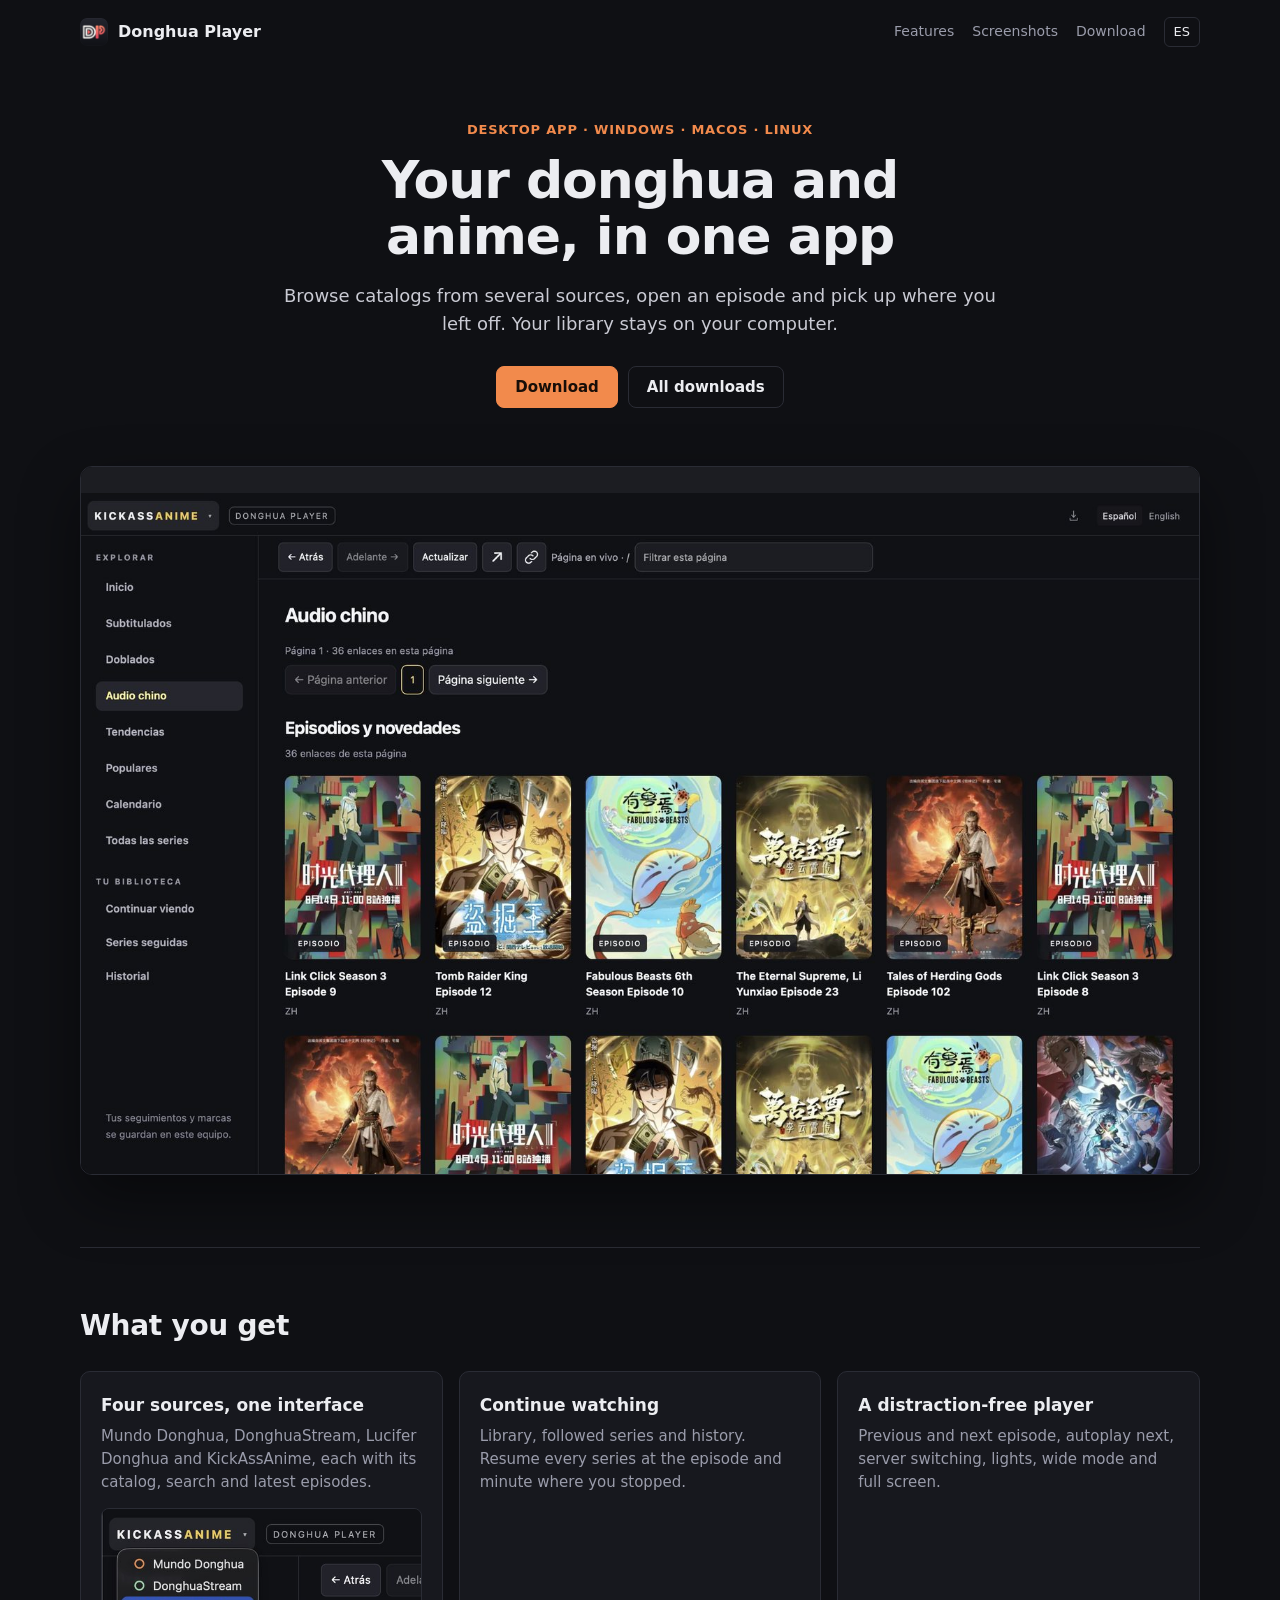
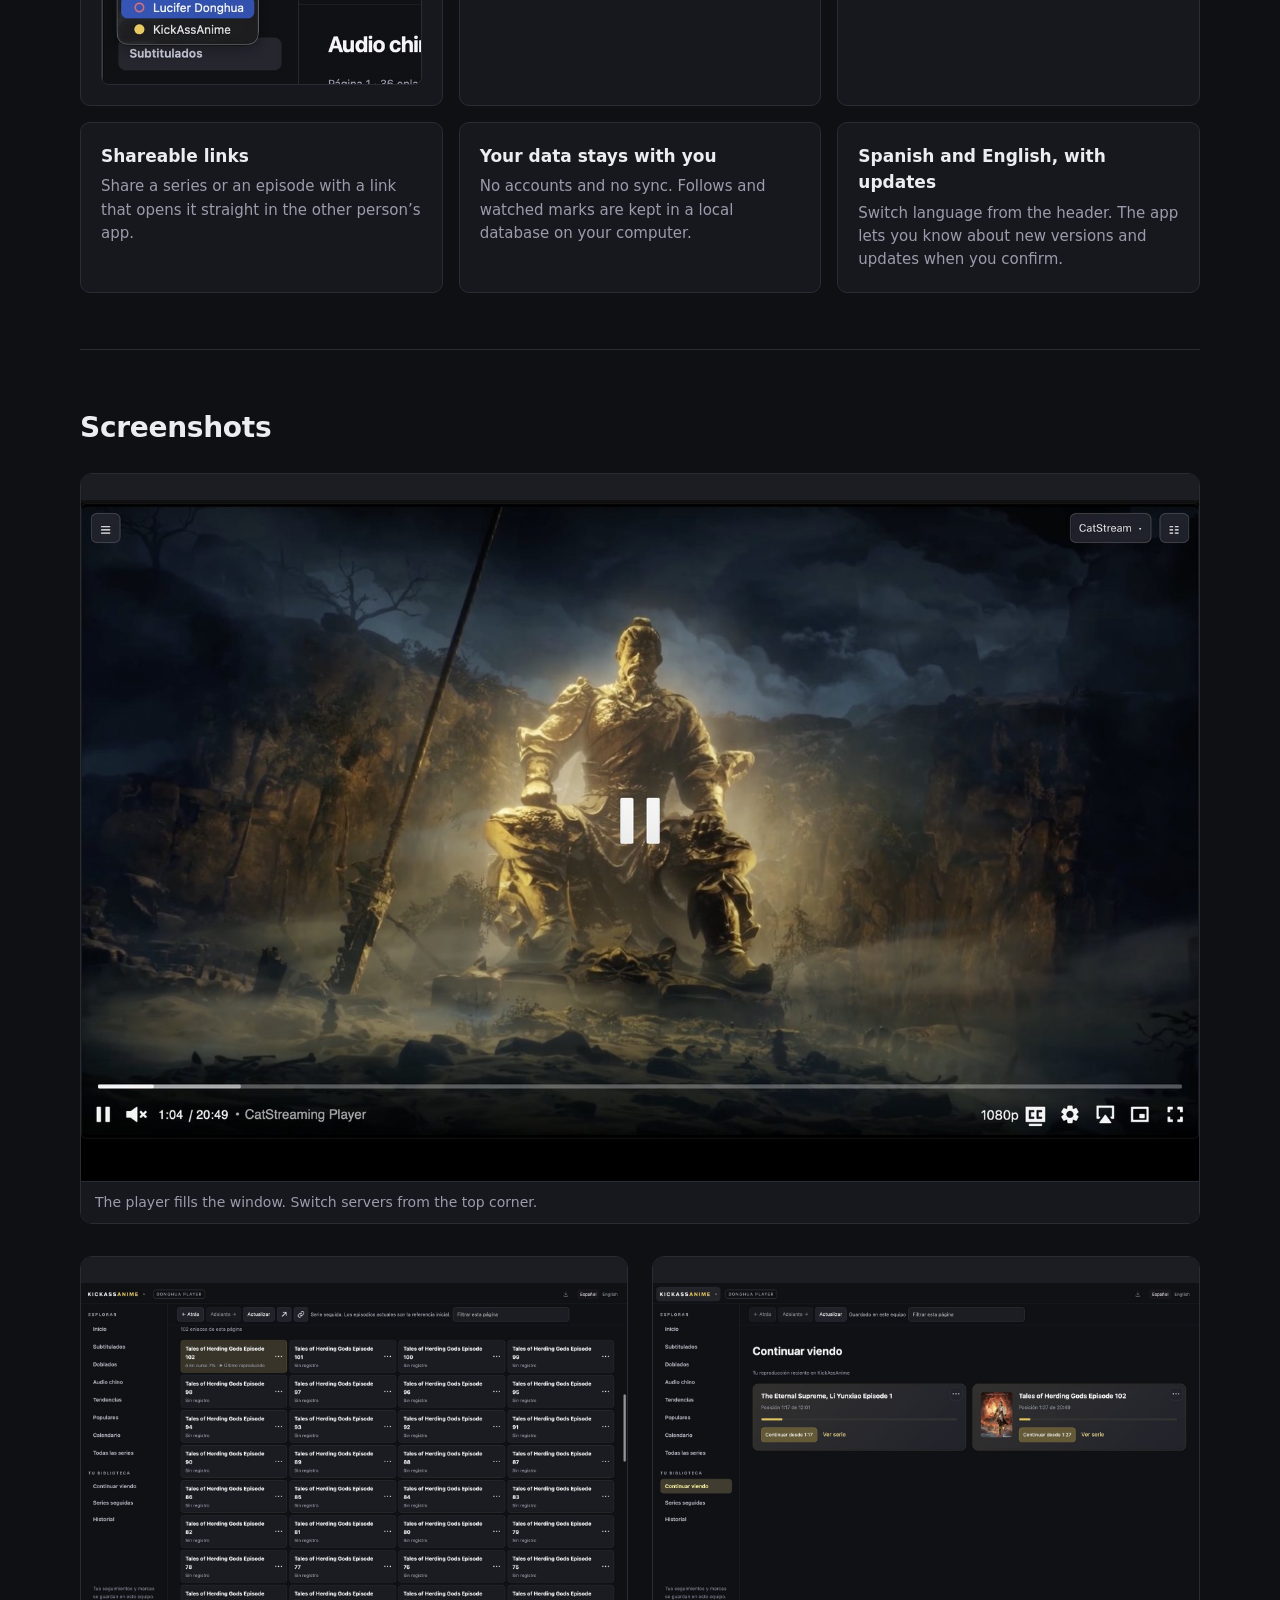
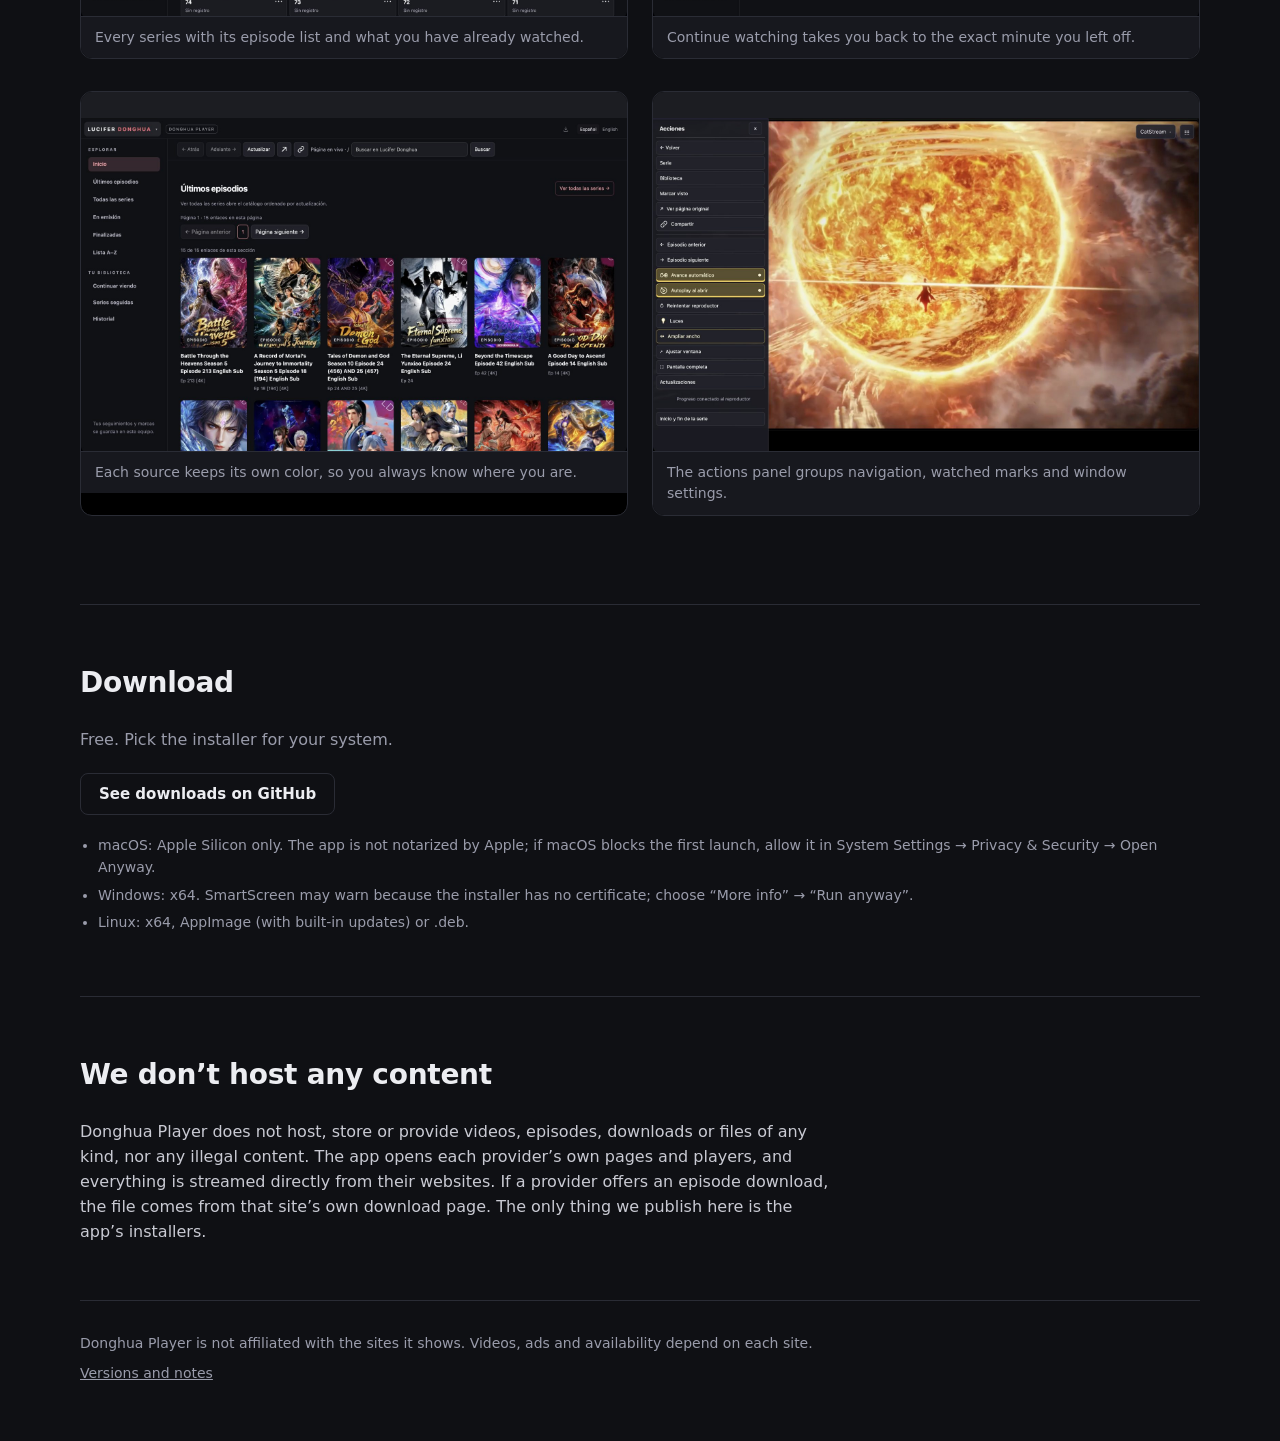
<file: index.html>
<!doctype html>
<html lang="es">
<head>
<meta charset="utf-8">
<meta name="viewport" content="width=device-width,initial-scale=1">
<meta name="robots" content="noindex">
<meta name="referrer" content="no-referrer">
<meta http-equiv="Content-Security-Policy" content="default-src 'none'; script-src 'self'; style-src 'self'; img-src 'self'; connect-src https://api.github.com; base-uri 'none'; form-action 'none'">
<title>Donghua Player</title>
<meta name="description" content="App de escritorio para ver donghua y anime de varias fuentes en un solo lugar, con biblioteca local y Continuar viendo.">
<meta property="og:title" content="Donghua Player">
<meta property="og:description" content="Tus donghua y anime de varias fuentes en una sola app de escritorio.">
<meta property="og:image" content="https://alabastida.github.io/donghua-player-releases/assets/screenshots/home.jpg">
<link rel="icon" href="assets/icon.png">
<link rel="stylesheet" href="assets/site.css">
<script src="assets/site.js" defer></script>
</head>
<body>
<header class="top">
  <a class="brand" href="./"><img src="assets/icon.png" alt="" width="28" height="28"><span>Donghua Player</span></a>
  <nav>
    <a href="#features" data-i18n="nav.features">Funciones</a>
    <a href="#screenshots" data-i18n="nav.screenshots">Capturas</a>
    <a href="#download" data-i18n="nav.download">Descargar</a>
    <button id="lang" type="button" class="lang" aria-label="Language">EN</button>
  </nav>
</header>

<main>
  <section class="hero">
    <div class="hero-text">
      <p class="eyebrow" data-i18n="hero.eyebrow">App de escritorio · Windows · macOS · Linux</p>
      <h1 data-i18n="hero.title">Tus donghua y anime, en una sola app</h1>
      <p class="lead" data-i18n="hero.lead">Explora catálogos de varias fuentes, abre un episodio y sigue donde lo dejaste. Tu biblioteca se guarda en tu equipo.</p>
      <div class="cta">
        <a id="primary-download" class="button primary" href="https://github.com/alabastida/donghua-player-releases/releases" rel="noreferrer" data-i18n="hero.download">Descargar</a>
        <a class="button" href="#download" data-i18n="hero.all">Todas las descargas</a>
      </div>
      <p id="version" class="muted small"></p>
    </div>
    <figure class="hero-shot window">
      <img src="assets/screenshots/home.jpg" width="1600" height="974" alt="Donghua Player mostrando los episodios con audio chino de KickAssAnime" data-i18n-alt="shot.home.alt">
    </figure>
  </section>

  <section id="features" class="features">
    <h2 data-i18n="features.title">Lo que incluye</h2>
    <div class="grid">
      <article>
        <h3 data-i18n="f.sources.title">Cuatro fuentes, una interfaz</h3>
        <p data-i18n="f.sources.text">Mundo Donghua, DonghuaStream, Lucifer Donghua y KickAssAnime, cada una con su catálogo, búsqueda y últimos episodios.</p>
        <img class="inset" src="assets/screenshots/sources.jpg" width="525" height="288" loading="lazy" alt="Selector de fuente en el encabezado de la app" data-i18n-alt="shot.sources.alt">
      </article>
      <article>
        <h3 data-i18n="f.continue.title">Continuar viendo</h3>
        <p data-i18n="f.continue.text">Biblioteca, series seguidas e historial. Retoma cada serie en el episodio y el minuto donde te quedaste.</p>
      </article>
      <article>
        <h3 data-i18n="f.player.title">Reproductor sin distracciones</h3>
        <p data-i18n="f.player.text">Episodio anterior y siguiente, avance automático, cambio de servidor, luces, ancho ampliado y pantalla completa.</p>
      </article>
      <article>
        <h3 data-i18n="f.share.title">Links para compartir</h3>
        <p data-i18n="f.share.text">Comparte una serie o un episodio con un link que lo abre directamente en la app de quien lo recibe.</p>
      </article>
      <article>
        <h3 data-i18n="f.local.title">Tus datos se quedan contigo</h3>
        <p data-i18n="f.local.text">Sin cuentas ni sincronización. Seguimientos y marcas de visto se guardan en una base local en tu equipo.</p>
      </article>
      <article>
        <h3 data-i18n="f.updates.title">Español e inglés, con actualizaciones</h3>
        <p data-i18n="f.updates.text">Cambia de idioma desde el encabezado. La app avisa de nuevas versiones y se actualiza cuando tú lo confirmas.</p>
      </article>
    </div>
  </section>

  <section id="screenshots" class="shots">
    <h2 data-i18n="shots.title">Capturas</h2>
    <figure class="window wide">
      <img src="assets/screenshots/player.jpg" width="1600" height="974" loading="lazy" alt="Reproductor de Donghua Player con un episodio de KickAssAnime" data-i18n-alt="shot.player.alt">
      <figcaption data-i18n="shot.player.cap">El reproductor ocupa toda la ventana. El servidor se cambia desde la esquina superior.</figcaption>
    </figure>
    <div class="pair">
      <figure class="window">
        <img src="assets/screenshots/episodes.jpg" width="1600" height="974" loading="lazy" alt="Página de una serie con su lista de episodios" data-i18n-alt="shot.series.alt">
        <figcaption data-i18n="shot.series.cap">Cada serie con su lista de episodios y lo que ya viste.</figcaption>
      </figure>
      <figure class="window">
        <img src="assets/screenshots/continue.jpg" width="1600" height="974" loading="lazy" alt="Sección Continuar viendo de la biblioteca" data-i18n-alt="shot.continue.alt">
        <figcaption data-i18n="shot.continue.cap">Continuar viendo te devuelve al minuto exacto donde lo dejaste.</figcaption>
      </figure>
    </div>
    <div class="pair">
      <figure class="window">
        <img src="assets/screenshots/lucifer.jpg" width="1600" height="974" loading="lazy" alt="Catálogo de Lucifer Donghua en la app" data-i18n-alt="shot.lucifer.alt">
        <figcaption data-i18n="shot.lucifer.cap">Cada fuente conserva su color para saber siempre dónde estás.</figcaption>
      </figure>
      <figure class="window">
        <img src="assets/screenshots/actions.jpg" width="1600" height="974" loading="lazy" alt="Panel de acciones del reproductor" data-i18n-alt="shot.actions.alt">
        <figcaption data-i18n="shot.actions.cap">El panel de acciones agrupa navegación, marcas y ajustes de la ventana.</figcaption>
      </figure>
    </div>
  </section>

  <section id="download" class="download">
    <h2 data-i18n="download.title">Descargar</h2>
    <p class="muted" data-i18n="download.text">Gratis. Elige el instalador de tu sistema.</p>
    <div id="downloads" class="downloads">
      <a class="button" href="https://github.com/alabastida/donghua-player-releases/releases" rel="noreferrer" data-i18n="download.releases">Ver descargas en GitHub</a>
    </div>
    <ul class="notes muted small">
      <li data-i18n="note.mac">macOS: sólo Apple Silicon. La app no está notarizada por Apple; si macOS bloquea la primera apertura, permítela en Ajustes del Sistema → Privacidad y seguridad → Abrir igualmente.</li>
      <li data-i18n="note.win">Windows: x64. SmartScreen puede advertir porque el instalador no tiene certificado; elige «Más información» → «Ejecutar de todas formas».</li>
      <li data-i18n="note.linux">Linux: x64, AppImage (con actualizaciones integradas) o .deb.</li>
    </ul>
  </section>
  <section id="content" class="disclaimer">
    <h2 data-i18n="disclaimer.title">No alojamos contenido</h2>
    <p data-i18n="disclaimer.text">Donghua Player no aloja, almacena ni proporciona videos, episodios, descargas ni archivos de ningún tipo, ni contenido ilegal. La app abre las páginas y los reproductores de cada proveedor, y todo se consume directamente desde sus sitios web. Si un proveedor ofrece descargar un episodio, el archivo viene de la página de descarga de ese sitio. Lo único que publicamos aquí son los instaladores de la app.</p>
  </section>
</main>

<footer class="muted small">
  <p data-i18n="footer.disclaimer">Donghua Player no está afiliado a los sitios que muestra. Los videos, anuncios y disponibilidad dependen de cada sitio.</p>
  <p><a href="https://github.com/alabastida/donghua-player-releases/releases" rel="noreferrer" data-i18n="footer.releases">Versiones y notas</a></p>
</footer>
</body>
</html>
</file>
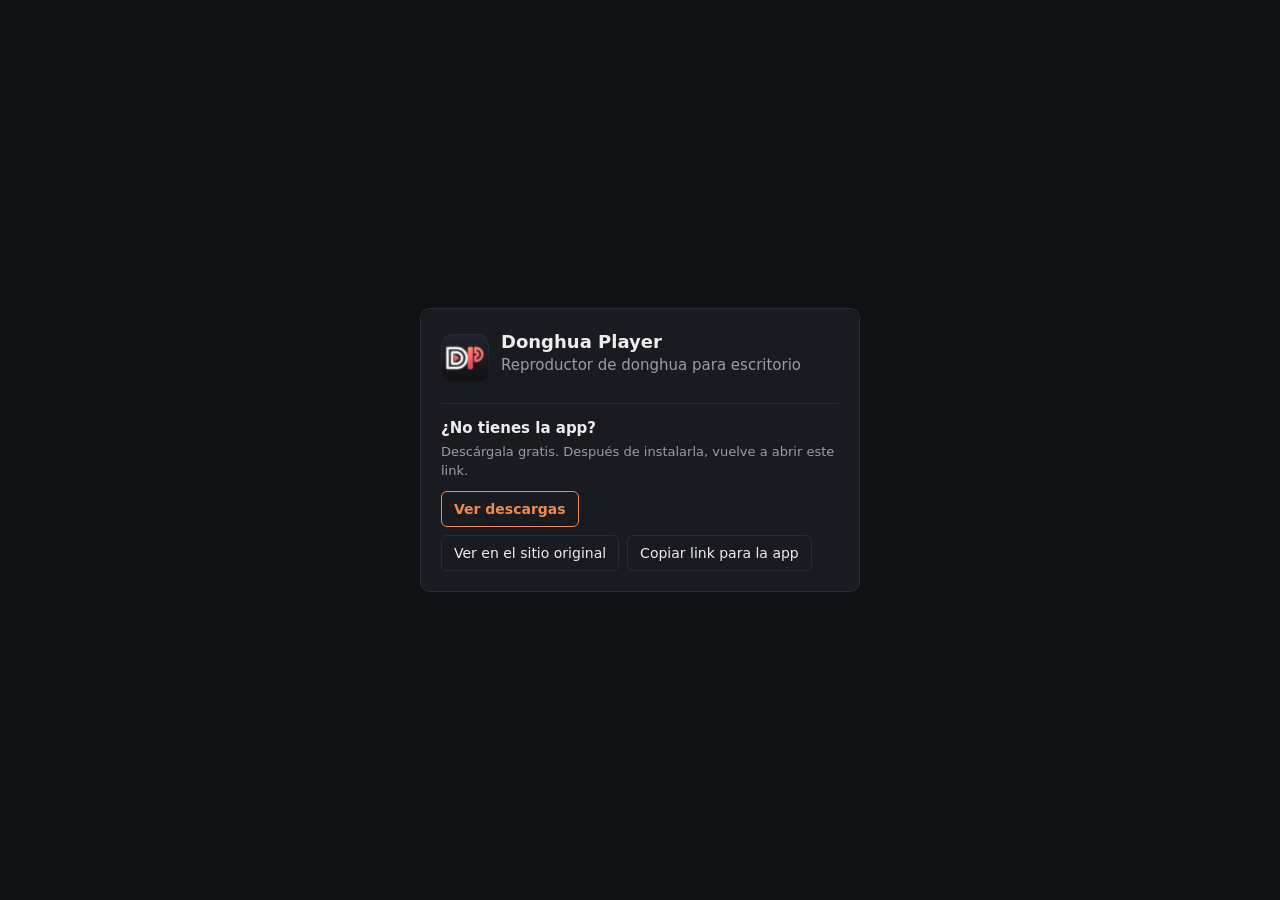
<file: open/index.html>
<!doctype html>
<html lang="es">
<head>
<meta charset="utf-8">
<meta name="viewport" content="width=device-width,initial-scale=1">
<meta name="robots" content="noindex">
<meta name="referrer" content="no-referrer">
<meta http-equiv="Content-Security-Policy" content="default-src 'none'; script-src 'self'; style-src 'self'; img-src 'self'; connect-src https://api.github.com; base-uri 'none'; form-action 'none'">
<title>Abrir en Donghua Player</title>
<meta property="og:title" content="Abrir en Donghua Player">
<meta property="og:description" content="Te compartieron algo para ver en Donghua Player.">
<meta property="og:image" content="https://alabastida.github.io/donghua-player-releases/open/icon.png">
<link rel="icon" href="icon.png">
<link rel="stylesheet" href="open.css">
<script src="open.js" defer></script>
</head>
<body>
<main class="card">
  <header>
    <img src="icon.png" alt="" width="48" height="48">
    <div>
      <h1 id="title">Donghua Player</h1>
      <p id="subtitle" class="muted">Reproductor de donghua para escritorio</p>
    </div>
  </header>

  <section id="target" hidden>
    <p class="label"><span class="dot"></span><span id="provider"></span></p>
    <p id="path" class="path"></p>
    <button id="open" type="button" class="primary">Abrir en Donghua Player</button>
    <p id="hint" class="muted small">Tu navegador te preguntará si quieres abrir la app. Acepta.</p>
  </section>

  <section id="invalid" hidden>
    <p>Este link no es válido o está incompleto. Pide que te lo vuelvan a enviar.</p>
  </section>

  <section id="fallback">
    <h2 id="fallback-title">¿No tienes la app?</h2>
    <p class="muted small" id="fallback-text">Descárgala gratis. Después de instalarla, vuelve a abrir este link.</p>
    <div id="downloads" class="downloads"></div>
    <div class="secondary-actions">
      <a id="original" class="secondary" hidden rel="noreferrer">Ver en el sitio original</a>
      <button id="copy" type="button" class="secondary" hidden>Copiar link para la app</button>
    </div>
  </section>
</main>
</body>
</html>
</file>
<file: assets/site.css>
:root{--bg:#0f1014;--panel:#17181e;--line:#2a2c35;--text:#ecedf1;--muted:#9a9cab;--accent:#f28a4c;--on-accent:#180e08;
  --mundo:#f28a4c;--stream:#8fd6a8;--lucifer:#ec6872;--kaa:#f2c94c;color-scheme:dark}
*{box-sizing:border-box}
html{scroll-behavior:smooth}
body{margin:0;background:var(--bg);color:var(--text);font:16px/1.55 system-ui,-apple-system,"Segoe UI",Roboto,sans-serif}
a{color:inherit}
img{max-width:100%;height:auto;display:block}
.muted{color:var(--muted)}
.small{font-size:14px}
main,.top,footer{width:100%;max-width:1160px;margin:0 auto;padding:0 20px}

.top{display:flex;align-items:center;justify-content:space-between;gap:12px;height:64px}
.brand{display:flex;align-items:center;gap:10px;font-weight:700;text-decoration:none}
.brand img{border-radius:7px}
nav{display:flex;align-items:center;gap:18px;font-size:14px}
nav a{text-decoration:none;color:var(--muted)}
nav a:hover{color:var(--text)}
.lang{border:1px solid var(--line);background:transparent;color:var(--text);border-radius:6px;font:inherit;font-size:13px;padding:4px 9px;cursor:pointer}

.hero{display:grid;gap:44px;padding:56px 0 72px}
.hero-text{max-width:720px;margin:0 auto;text-align:center}
.hero .cta{justify-content:center}
.eyebrow{margin:0 0 12px;color:var(--accent);font-size:13px;font-weight:600;letter-spacing:.06em;text-transform:uppercase}
h1{font-size:clamp(34px,5vw,52px);line-height:1.08;margin:0 0 18px;letter-spacing:-.02em}
.lead{font-size:18px;color:#c9cad3;margin:0 0 28px}
.cta{display:flex;flex-wrap:wrap;gap:10px;margin-bottom:12px}
.button{display:inline-flex;align-items:center;justify-content:center;min-height:42px;padding:0 18px;border-radius:8px;border:1px solid var(--line);text-decoration:none;font-weight:600;font-size:15px}
.button:hover{border-color:#454857}
.button.primary{background:var(--accent);border-color:var(--accent);color:var(--on-accent)}
.button.primary:hover{filter:brightness(1.07)}
a:focus-visible,button:focus-visible{outline:2px solid var(--accent);outline-offset:2px}

.window{margin:0;border-radius:12px;overflow:hidden;border:1px solid var(--line);background:#000;box-shadow:0 24px 60px rgba(0,0,0,.45)}
.window::before{content:"";display:block;height:26px;background:#1c1d22 radial-gradient(circle at 16px 13px,#ff5f57 5px,transparent 5.5px) no-repeat,radial-gradient(circle at 34px 13px,#febc2e 5px,transparent 5.5px) no-repeat,radial-gradient(circle at 52px 13px,#28c840 5px,transparent 5.5px) no-repeat;background-color:#1c1d22}
figcaption{background:var(--panel);border-top:1px solid var(--line);padding:10px 14px;font-size:14px;color:var(--muted)}
.shots .window{box-shadow:none}

h2{font-size:28px;margin:0 0 24px;letter-spacing:-.01em}
section{padding:56px 0;border-top:1px solid var(--line)}
.hero{border-top:0}
.grid{display:grid;grid-template-columns:repeat(3,minmax(0,1fr));gap:16px}
.grid article{background:var(--panel);border:1px solid var(--line);border-radius:10px;padding:20px}
h3{font-size:17px;margin:0 0 6px}
.grid p{margin:0;color:var(--muted);font-size:15px}
.inset{margin-top:14px;border-radius:8px;border:1px solid var(--line)}

.shots .wide{margin-bottom:32px}
.pair{display:grid;grid-template-columns:repeat(2,minmax(0,1fr));gap:24px;margin-bottom:32px}

.downloads{display:flex;flex-wrap:wrap;gap:10px;margin:20px 0}
.downloads .button.recommended{border-color:var(--accent);color:var(--accent)}
.notes{padding-left:18px;margin:0}
.notes li{margin-bottom:6px}

.disclaimer p{max-width:760px;margin:0;color:#c9cad3}
footer{width:calc(100% - 40px);max-width:1120px;padding:32px 0 48px;border-top:1px solid var(--line)}
footer p{margin:0 0 8px}

@media (max-width:880px){
  .hero{gap:32px;padding-top:24px}
  .grid{grid-template-columns:1fr 1fr}
}
@media (max-width:600px){
  nav a{display:none}
  .grid,.pair{grid-template-columns:1fr}
  .lead{font-size:16px}
  section{padding:40px 0}
}
</file>
<file: open/open.css>
:root{--bg:#101115;--card:#1a1b21;--line:#2a2c35;--text:#ecedf1;--muted:#9a9cab;--accent:#f28a4c;--on-accent:#180e08;color-scheme:dark}
:root[data-provider=donghuastream]{--accent:#8fd6a8;--on-accent:#0e1511}
:root[data-provider=luciferdonghua]{--accent:#ec6872;--on-accent:#180a0b}
:root[data-provider=kickassanime]{--accent:#f2c94c;--on-accent:#181408}
*{box-sizing:border-box}
body{margin:0;min-height:100vh;display:grid;place-items:center;padding:16px;background:var(--bg);color:var(--text);font:15px/1.45 system-ui,-apple-system,"Segoe UI",Roboto,sans-serif}
.card{width:100%;max-width:440px;background:var(--card);border:1px solid var(--line);border-radius:10px;padding:20px}
header{display:flex;gap:12px;align-items:center;margin-bottom:16px}
header img{border-radius:10px;flex:none}
h1{font-size:18px;margin:0}
h2{font-size:15px;margin:0 0 4px}
p{margin:0 0 10px}
.muted{color:var(--muted)}
.small{font-size:13px}
section{border-top:1px solid var(--line);padding-top:14px;margin-top:14px}
#target{border-top:0;margin-top:0;padding-top:0}
.label{display:flex;align-items:center;gap:8px;font-weight:600;margin-bottom:4px}
.dot{width:9px;height:9px;border-radius:50%;background:var(--accent)}
.path{font:12px/1.4 ui-monospace,SFMono-Regular,Menlo,Consolas,monospace;color:var(--muted);word-break:break-all;margin-bottom:12px}
button,a.secondary,a.download{display:inline-flex;align-items:center;justify-content:center;min-height:36px;padding:0 12px;border-radius:6px;font:inherit;font-size:14px;cursor:pointer;text-decoration:none}
.primary{width:100%;border:0;background:var(--accent);color:var(--on-accent);font-weight:600;margin-bottom:8px}
.secondary,a.download{border:1px solid var(--line);background:transparent;color:var(--text)}
a.download.recommended{border-color:var(--accent);color:var(--accent);font-weight:600}
button:focus-visible,a:focus-visible{outline:2px solid var(--accent);outline-offset:2px}
.downloads,.secondary-actions{display:flex;flex-wrap:wrap;gap:8px;margin-top:8px}
.secondary-actions:empty{display:none}
</file>
